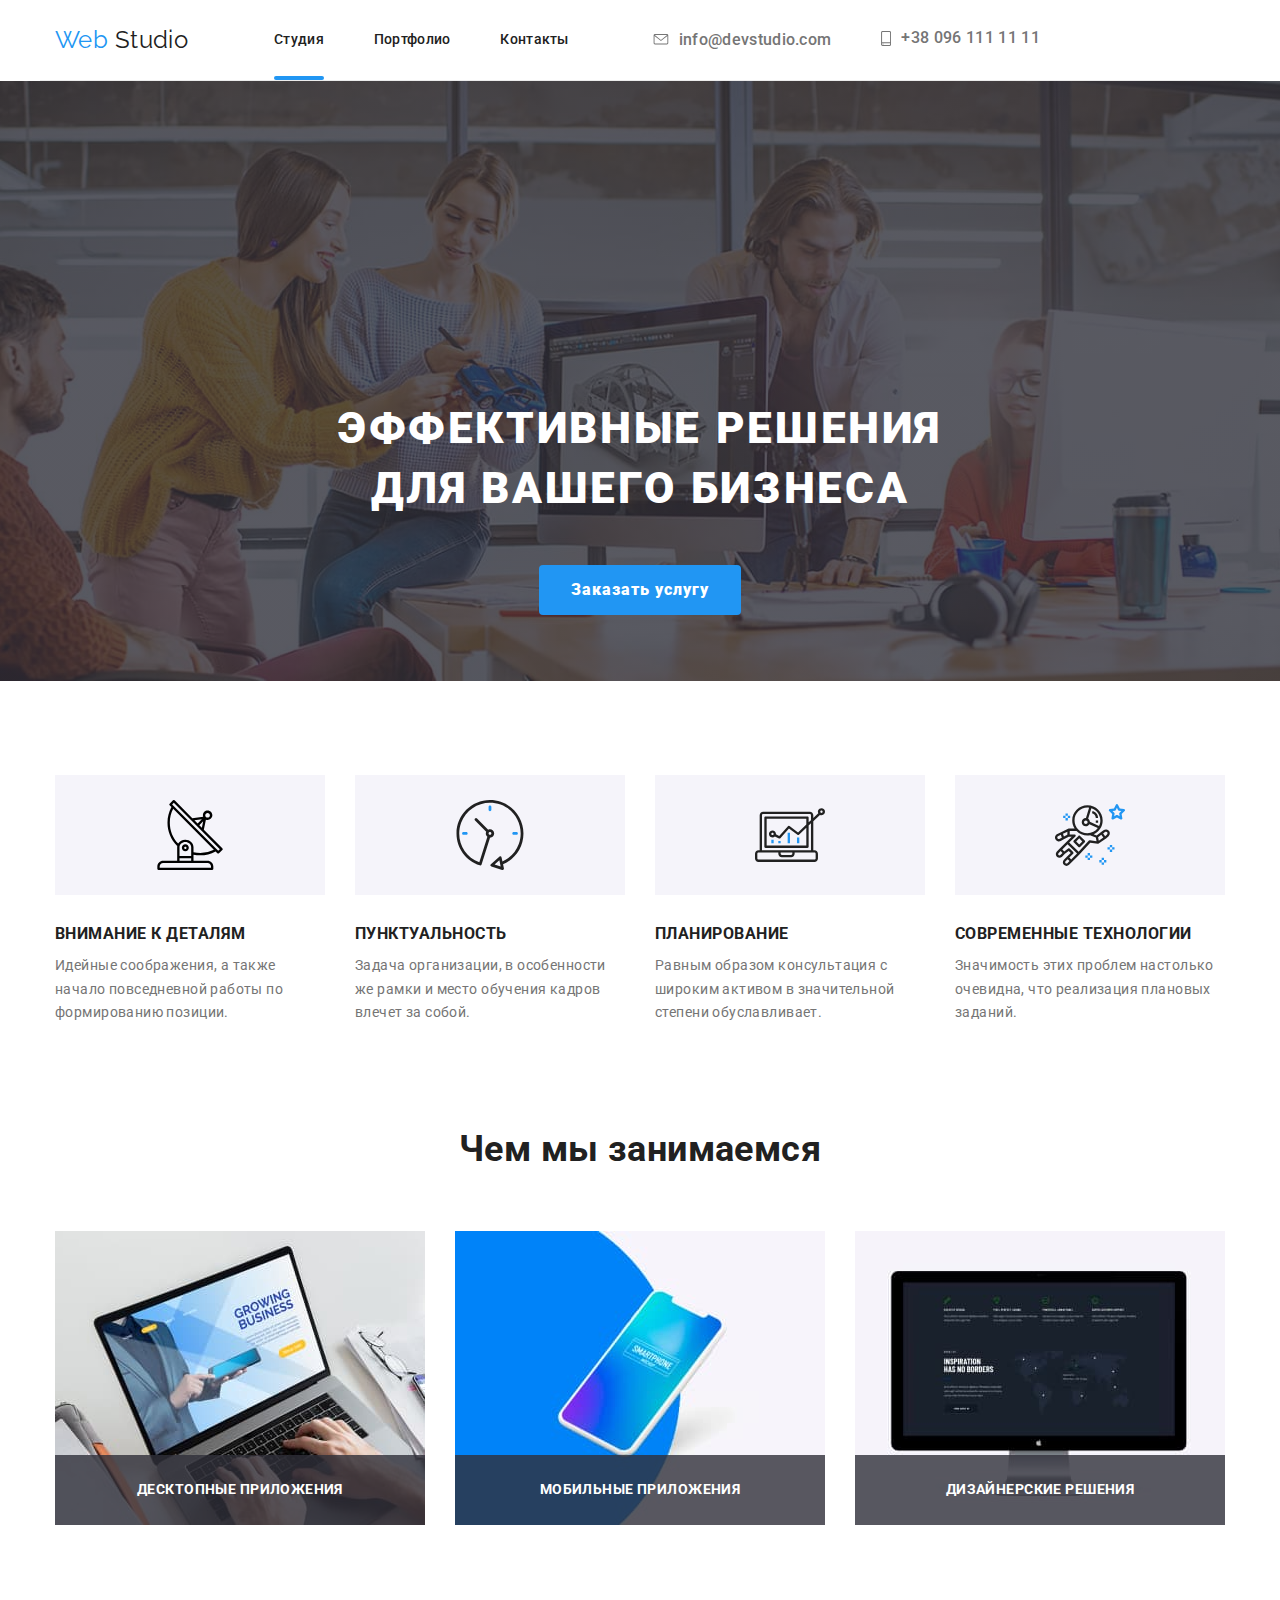
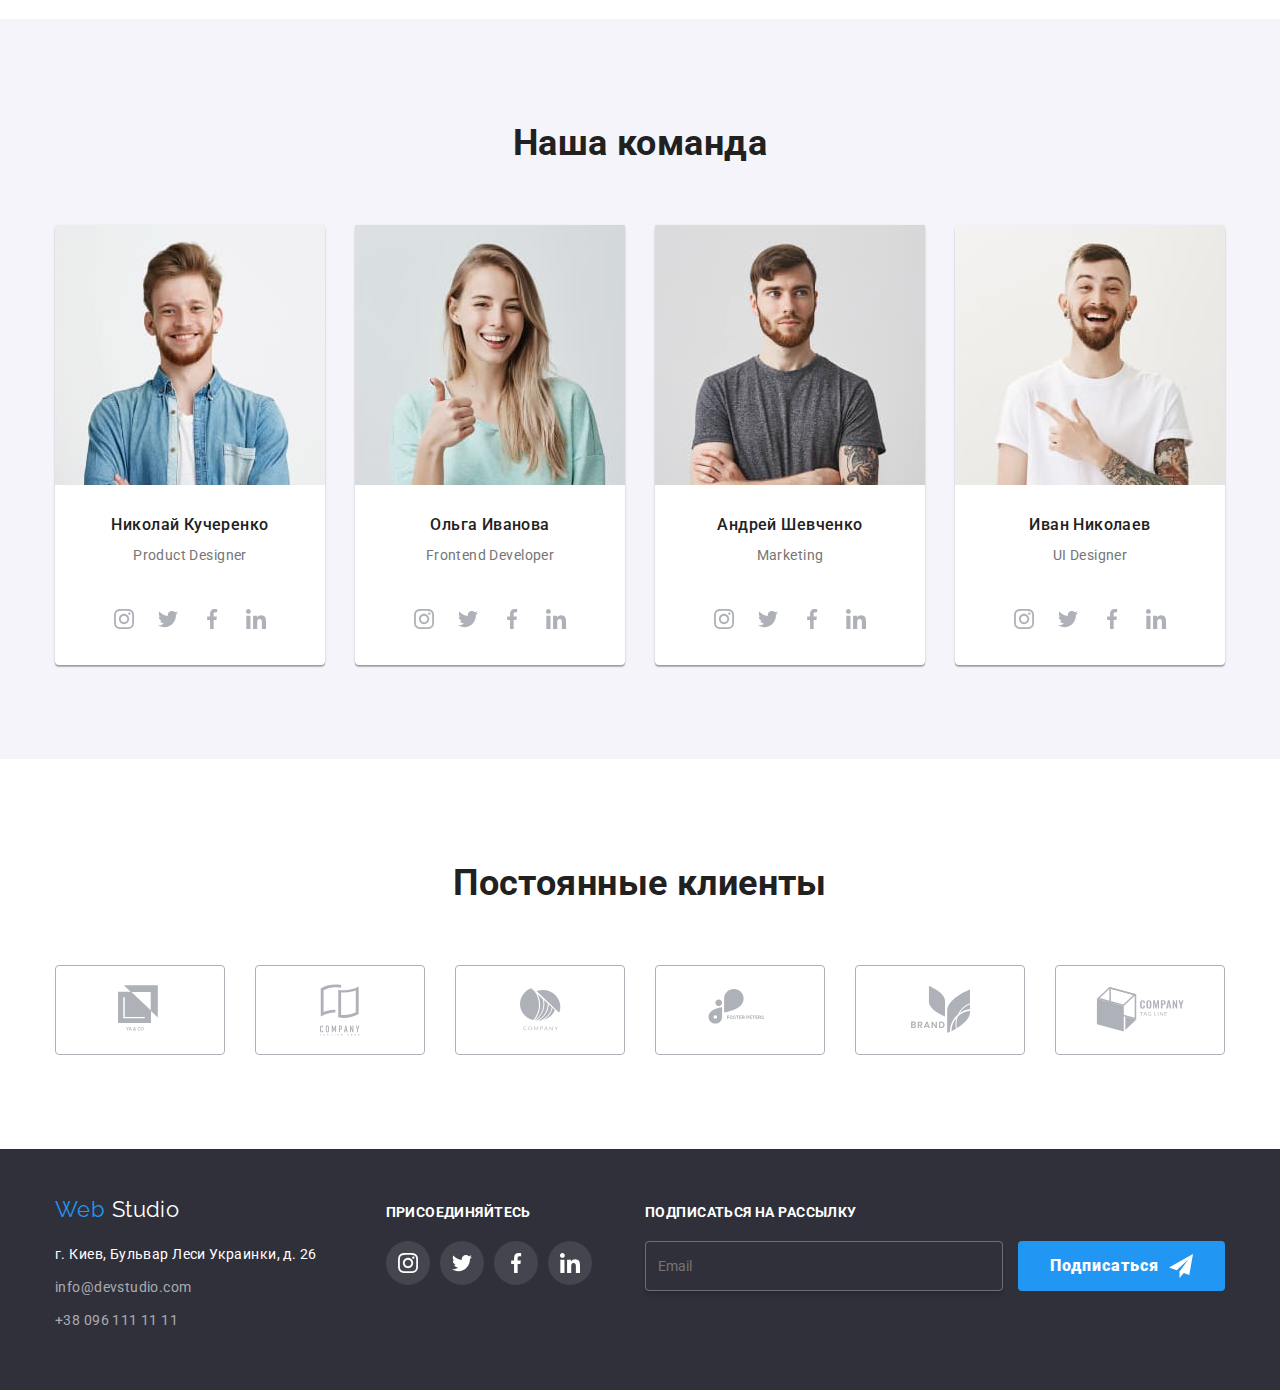
<file: index.html>
<!DOCTYPE html>
<html lang="ru">
  <head>
    <meta charset="UTF-8" />
    <meta name="viewport" content="width=device-width, initial-scale=1.0" />
    <title>Web Studio</title>
    <link
      href="https://fonts.googleapis.com/css2?family=Raleway:wght@700&family=Roboto:wght@400;500;700;900&display=swap"
      rel="stylesheet"
    />
    <link
      rel="stylesheet"
      href="https://cdnjs.cloudflare.com/ajax/libs/modern-normalize/0.6.0/modern-normalize.min.css"
    />
    <link rel="stylesheet" href="./css/main.min.css" />
  </head>
  <body>
    <!-- Head of page -->
    <header>
      <nav class="container site-nav">
        <a href="./index.html" class="logo list"><span>Web </span>Studio </a>
        <button
          type="button"
          class="button-menu"
          aria-expanded="false"
          data-menu-button
        >
          <svg
            width="40px"
            height="40px"
            aria-label="Переключатель мобильного меню"
          >
            <use class="icon-cross" href="./images/sprite.svg#cross"></use>
            <use class="icon-menu" href="./images/sprite.svg#menu"></use>
          </svg>
        </button>
        <div class="menu" id="menu" data-menu>
          <ul class="main-nav list">
            <li class="item">
              <a href="./index.html" class="current link">Студия</a>
            </li>
            <li class="item">
              <a href="./portfolio.html" class="link">Портфолио</a>
            </li>
            <li class="item"><a href="" class="link">Контакты</a></li>
          </ul>
          <ul class="contact-nav list">
            <li class="item">
              <a href="mailto:info@devstudio.com" class="link">
                <svg class="icon-contact" width="16px" height="11px">
                  <use href="./images/sprite.svg#mail"></use>
                </svg>
                info@devstudio.com</a
              >
            </li>
            <li class="item">
              <a href="tel:+380961111111" class="link">
                <svg class="icon-contact" width="10px" height="15px">
                  <use href="./images/sprite.svg#smartphone"></use>
                </svg>
                +38 096 111 11 11</a
              >
            </li>
          </ul>
        </div>
      </nav>
    </header>
    <main>
      <!-- Hero -->
      <section class="hero">
        <h1 class="hero-title">
          эффективные решения <br />
          для вашего бизнеса
        </h1>
        <button data-modal-open class="button">Заказать услугу</button>
      </section>

      <!-- Feature 1 -->
      <section class="section">
        <div class="container">
          <ul class="feature list">
            <li class="item">
              <div class="feature-item">
                <svg width="70px" height="70px">
                  <use href="./images/sprite.svg#antenna1"></use>
                </svg>
              </div>
              <h3 class="title">Внимание к деталям</h3>
              <p>
                Идейные соображения, а также начало повседневной работы по
                формированию позиции.
              </p>
            </li>
            <li class="item">
              <div class="feature-item">
                <svg width="70px" height="70px">
                  <use href="./images/sprite.svg#clock"></use>
                </svg>
              </div>
              <h3 class="title">Пунктуальность</h3>
              <p>
                Задача организации, в особенности же рамки и место обучения
                кадров влечет за собой.
              </p>
            </li>
            <li class="item">
              <div class="feature-item">
                <svg width="70px" height="70px">
                  <use href="./images/sprite.svg#diagram1"></use>
                </svg>
              </div>
              <h3 class="title">Планирование</h3>
              <p>
                Равным образом консультация с широким активом в значительной
                степени обуславливает.
              </p>
            </li>
            <li class="item">
              <div class="feature-item">
                <svg width="70px" height="70px">
                  <use href="./images/sprite.svg#astronaut"></use>
                </svg>
              </div>
              <h3 class="title">Современные технологии</h3>
              <p>
                Значимость этих проблем настолько очевидна, что реализация
                плановых заданий.
              </p>
            </li>
          </ul>
        </div>
      </section>
      <!-- Work -->
      <section class="section-work">
        <div class="container">
          <h2 class="section-title">Чем мы занимаемся</h2>
          <ul class="work list">
            <li class="item">
              <img
                srcset="./images/img.jpg 1x, ./images/img@2x.jpg 2x"
                src="./images/img.jpg"
                alt="изображение ноутбука"
                width="370"
                height="294"
              />
              <a href="" class="link">Десктопные приложения</a>
            </li>
            <li class="item">
              <img
                srcset="./images/img2.jpg 1x, ./images/img2@2x.jpg 2x"
                src="./images/img2.jpg"
                alt="изображение телефона"
                width="370"
                height="294"
              />
              <a href="" class="link">Мобильные приложения</a>
            </li>
            <li class="item">
              <img
                srcset="./images/img3.jpg 1x, ./images/img3@2x.jpg 2x"
                src="./images/img3.jpg"
                alt="изображение рабочего стола"
                width="370"
                height="294"
              />
              <a href="" class="link">Дизайнерские решения</a>
            </li>
          </ul>
        </div>
      </section>
      <!-- Our Team -->
      <section class="section-team">
        <div class="container team-flex">
          <h2 class="section-title">Наша команда</h2>
          <ul class="team list">
            <li class="item">
              <div class="thumb">
                <img
                  srcset="./images/photo1.jpg 1x, ./images/photo1@2x.jpg 2x"
                  src="./images/photo1.jpg"
                  alt="изображение члена команды"
                />
              </div>
              <h3 class="title">Николай Кучеренко</h3>
              <p class="team-text">Product Designer</p>
              <ul class="social list">
                <li>
                  <a
                    href=""
                    aria-label="Ссылка на Instagram"
                    class="icon-social"
                  >
                    <svg width="20px" height="20px">
                      <use href="./images/sprite.svg#instagram1"></use>
                    </svg>
                  </a>
                </li>
                <li>
                  <a href="" aria-label="Ссылка на Twitter" class="icon-social"
                    ><svg width="20px" height="20px">
                      <use href="./images/sprite.svg#twitter1"></use></svg
                  ></a>
                </li>
                <li>
                  <a href="" aria-label="Ссылка на Facebook" class="icon-social"
                    ><svg width="20px" height="20px">
                      <use href="./images/sprite.svg#facebook1"></use></svg
                  ></a>
                </li>
                <li>
                  <a href="" aria-label="Ссылка на LinkedIn" class="icon-social"
                    ><svg width="20px" height="20px">
                      <use href="./images/sprite.svg#linkedin1"></use></svg
                  ></a>
                </li>
              </ul>
            </li>
            <li class="item">
              <div class="thumb">
                <img
                  srcset="./images/photo2.jpg 1x, ./images/photo2@2x.jpg 2x"
                  src="./images/photo2.jpg"
                  alt="изображение члена команды"
                />
              </div>

              <h3 class="title">Ольга Иванова</h3>
              <p class="team-text">Frontend Developer</p>
              <ul class="social list">
                <li>
                  <a
                    href=""
                    aria-label="Ссылка на Instagram"
                    class="icon-social"
                  >
                    <svg width="20px" height="20px">
                      <use href="./images/sprite.svg#instagram1"></use>
                    </svg>
                  </a>
                </li>
                <li>
                  <a href="" aria-label="Ссылка на Twitter" class="icon-social"
                    ><svg width="20px" height="20px">
                      <use href="./images/sprite.svg#twitter1"></use></svg
                  ></a>
                </li>
                <li>
                  <a href="" aria-label="Ссылка на Facebook" class="icon-social"
                    ><svg width="20px" height="20px">
                      <use href="./images/sprite.svg#facebook1"></use></svg
                  ></a>
                </li>
                <li>
                  <a href="" aria-label="Ссылка на LinkedIn" class="icon-social"
                    ><svg width="20px" height="20px">
                      <use href="./images/sprite.svg#linkedin1"></use></svg
                  ></a>
                </li>
              </ul>
            </li>
            <li class="item">
              <div class="thumb">
                <img
                  srcset="./images/photo3.jpg 1x, ./images/photo3@2x.jpg 2x"
                  src="./images/photo3.jpg"
                  alt="изображение члена команды"
                />
              </div>

              <h3 class="title">Андрей Шевченко</h3>
              <p class="team-text">Marketing</p>
              <ul class="social list">
                <li>
                  <a
                    href=""
                    aria-label="Ссылка на Instagram"
                    class="icon-social"
                  >
                    <svg width="20px" height="20px">
                      <use href="./images/sprite.svg#instagram1"></use>
                    </svg>
                  </a>
                </li>
                <li>
                  <a href="" aria-label="Ссылка на Twitter" class="icon-social"
                    ><svg width="20px" height="20px">
                      <use href="./images/sprite.svg#twitter1"></use></svg
                  ></a>
                </li>
                <li>
                  <a href="" aria-label="Ссылка на Facebook" class="icon-social"
                    ><svg width="20px" height="20px">
                      <use href="./images/sprite.svg#facebook1"></use></svg
                  ></a>
                </li>
                <li>
                  <a href="" aria-label="Ссылка на LinkedIn" class="icon-social"
                    ><svg width="20px" height="20px">
                      <use href="./images/sprite.svg#linkedin1"></use></svg
                  ></a>
                </li>
              </ul>
            </li>
            <li class="item">
              <div class="thumb">
                <img
                  srcset="./images/photo4.jpg 1x, ./images/photo4@2x.jpg 2x"
                  src="./images/photo4.jpg"
                  alt="изображение члена команды"
                />
              </div>
              <h3 class="title">Иван Николаев</h3>
              <p class="team-text">UI Designer</p>
              <ul class="social list">
                <li>
                  <a
                    href=""
                    aria-label="Ссылка на Instagram"
                    class="icon-social"
                  >
                    <svg width="20px" height="20px">
                      <use href="./images/sprite.svg#instagram1"></use>
                    </svg>
                  </a>
                </li>
                <li>
                  <a href="" aria-label="Ссылка на Twitter" class="icon-social"
                    ><svg width="20px" height="20px">
                      <use href="./images/sprite.svg#twitter1"></use></svg
                  ></a>
                </li>
                <li>
                  <a href="" aria-label="Ссылка на Facebook" class="icon-social"
                    ><svg width="20px" height="20px">
                      <use href="./images/sprite.svg#facebook1"></use></svg
                  ></a>
                </li>
                <li>
                  <a href="" aria-label="Ссылка на LinkedIn" class="icon-social"
                    ><svg width="20px" height="20px">
                      <use href="./images/sprite.svg#linkedin1"></use></svg
                  ></a>
                </li>
              </ul>
            </li>
          </ul>
        </div>
      </section>
      <!-- Clients -->
      <section class="section">
        <div class="container">
          <h2 class="section-title">Постоянные клиенты</h2>
          <ul class="list clients">
            <li class="item">
              <a href="" aria-label="Лого компании1" class="clients-icon">
                <svg width="44px" height="49px">
                  <use href="./images/sprite.svg#client1"></use>
                </svg>
              </a>
            </li>
            <li class="item">
              <a href="">
                <a href="" aria-label="Лого компании2" class="clients-icon">
                  <svg width="40px" height="52px">
                    <use href="./images/sprite.svg#client2"></use>
                  </svg>
                </a>
              </a>
            </li>
            <li class="item">
              <a href="" aria-label="Лого компании3" class="clients-icon">
                <svg width="41px" height="43px">
                  <use href="./images/sprite.svg#client3"></use>
                </svg>
              </a>
            </li>
            <li class="item">
              <a href="" aria-label="Лого компании4" class="clients-icon">
                <svg width="80px" height="42px">
                  <use href="./images/sprite.svg#client4"></use>
                </svg>
              </a>
            </li>
            <li class="item">
              <a href="" aria-label="Лого компании5" class="clients-icon">
                <svg width="59px" height="47px">
                  <use href="./images/sprite.svg#client5"></use>
                </svg>
              </a>
            </li>
            <li class="item">
              <a href="" aria-label="Лого компании6" class="clients-icon">
                <svg width="89px" height="45px">
                  <use href="./images/sprite.svg#client6"></use>
                </svg>
              </a>
            </li>
          </ul>
        </div>
      </section>
    </main>
    <div data-modal class="backdrop is-hidden">
      <div class="modal">
        <h2 class="modal-title">Оставьте свои данные, мы вам перезвоним</h2>
        <form class="js-speaker-form form" autocomplete="off">
          <label for="name" class="form-field">
            <input type="text" class="form-input" name="name" placeholder=" " />
            <p class="form-label">Имя</p>
            <svg width="18px" height="18px" class="form-icon">
              <use href="./images/sprite.svg#name"></use>
            </svg>
          </label>
          <label for="name" class="form-field">
            <input type="tel" class="form-input" name="tel" placeholder=" " />
            <p class="form-label">Телефон</p>
            <svg width="18px" height="18px" class="form-icon">
              <use href="./images/sprite.svg#phone"></use>
            </svg>
          </label>
          <label for="name" class="form-field">
            <input
              type="email"
              class="form-input"
              name="mail"
              placeholder=" "
            />
            <p class="form-label">Почта</p>
            <svg width="18px" height="18px" class="form-icon">
              <use href="./images/sprite.svg#email"></use>
            </svg>
          </label>
          <label for="comment" class="form-comment">
            <textarea
              class="comment"
              name="comment"
              id="comment"
              placeholder=" "
            ></textarea>
            <p class="form-label">Комментарий</p>
          </label>
          <label class="form-field-policy">
            <input class="checkbox" type="checkbox" name="policy" />
            <span class="icon"></span>
            <p>
              Соглашаюсь с рассылкой и принимаю
              <a class="policy-link" href="">Условия договора</a>
            </p>
          </label>
          <button type="submit" class="button">
            Отправить
          </button>
        </form>
        <button data-modal-close class="icon-close">
          <svg width="18px" height="18px">
            <use href="./images/sprite.svg#close"></use>
          </svg>
        </button>
      </div>
    </div>
    <!-- Footer -->
    <footer class="footer-page">
      <div class="container">
        <div class="footer-content">
          <div class="footer-tablet">
            <div class="footer-contacts">
              <a href="./index.html" class="logo-footer list"
                ><span>Web </span>Studio
              </a>
              <address class="adress">
                <p class="adress-map">
                  г. Киев, Бульвар Леси Украинки, д. 26
                </p>
                <ul class="list">
                  <li class="element">
                    <a href=" " class="link"> info@devstudio.com</a>
                  </li>
                  <li class="element">
                    <a href="" class="link"> +38 096 111 11 11</a>
                  </li>
                </ul>
              </address>
            </div>
            <div class="footer-social">
              <p class="label">присоединяйтесь</p>
              <ul class="footer-social-networks list">
                <li class="footer-social-link">
                  <a
                    href=""
                    aria-label="Ссылка на Instagram"
                    class="footer-icon"
                  >
                    <svg width="20px" height="20px">
                      <use href="./images/sprite.svg#instagram1"></use>
                    </svg>
                  </a>
                </li>
                <li class="footer-social-link">
                  <a href="" aria-label="Ссылка на Twitter" class="footer-icon"
                    ><svg width="20px" height="20px">
                      <use href="./images/sprite.svg#twitter1"></use></svg
                  ></a>
                </li>
                <li class="footer-social-link">
                  <a href="" aria-label="Ссылка на Facebook" class="footer-icon"
                    ><svg width="20px" height="20px">
                      <use href="./images/sprite.svg#facebook1"></use></svg
                  ></a>
                </li>
                <li class="footer-social-link">
                  <a href="" aria-label="Ссылка на LinkedIn" class="footer-icon"
                    ><svg width="20px" height="20px">
                      <use href="./images/sprite.svg#linkedin1"></use></svg
                  ></a>
                </li>
              </ul>
            </div>
          </div>

          <form class="js-speaker-form" autocomplete="off">
            <label for="email">
              <b class="label">подписаться на рассылку</b></label
            >
            <input
              class="footer-mail"
              type="email"
              name="email"
              id="email"
              placeholder="Email"
            />
            <button type="submit" class="button-send">
              Подписаться
              <svg class="send-icon">
                <use href="./images/sprite.svg#iconsend"></use>
              </svg>
            </button>
          </form>
        </div>
      </div>
    </footer>
    <!-- Скрипт для отправки форми -->
    <script>
      (() => {
        document
          .querySelector(".js-speaker-form")
          .addEventListener("submit", (e) => {
            e.preventDefault();

            new FormData(e.currentTarget).forEach((value, name) =>
              console.log(`${name}: ${value}`)
            );

            e.currentTarget.reset();
          });
      })();
    </script>
    <script src="./js/modal.js"></script>
    <script src="./js/menu.js"></script>
  </body>
</html>
</file>
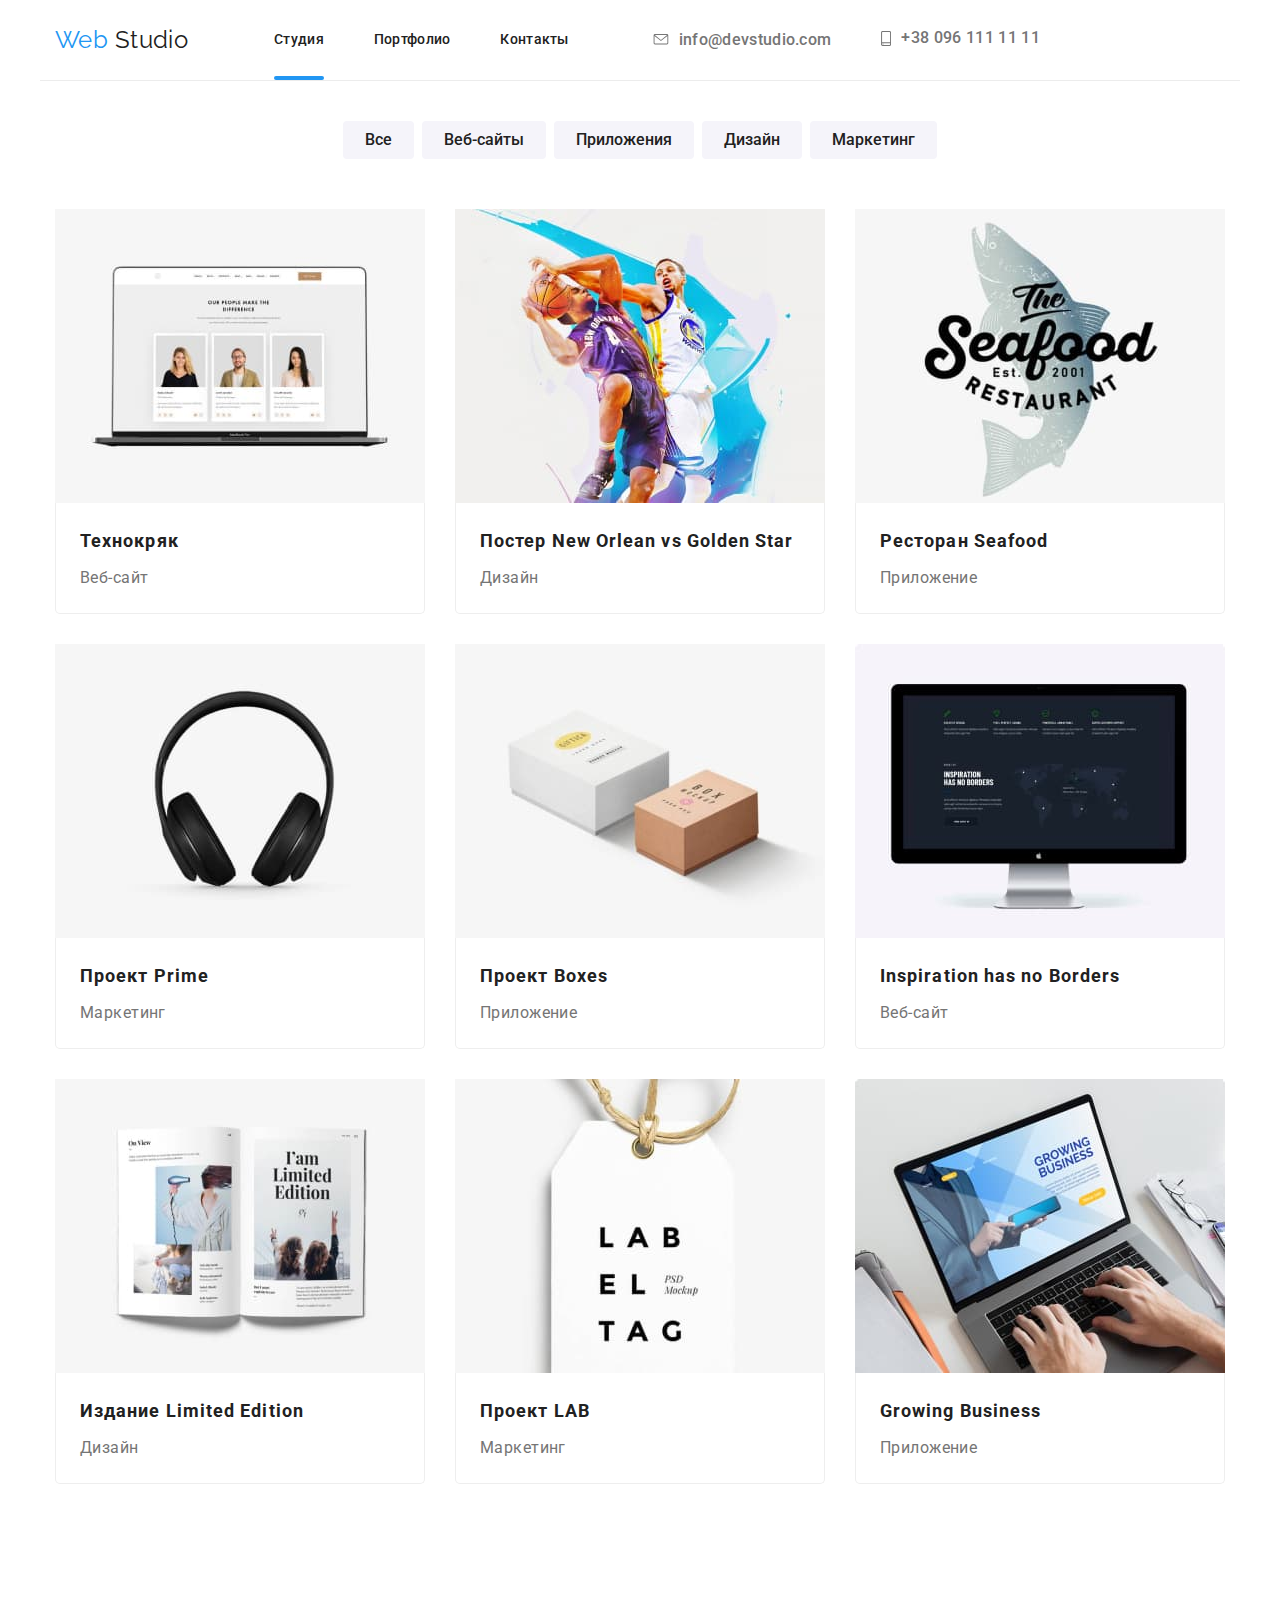
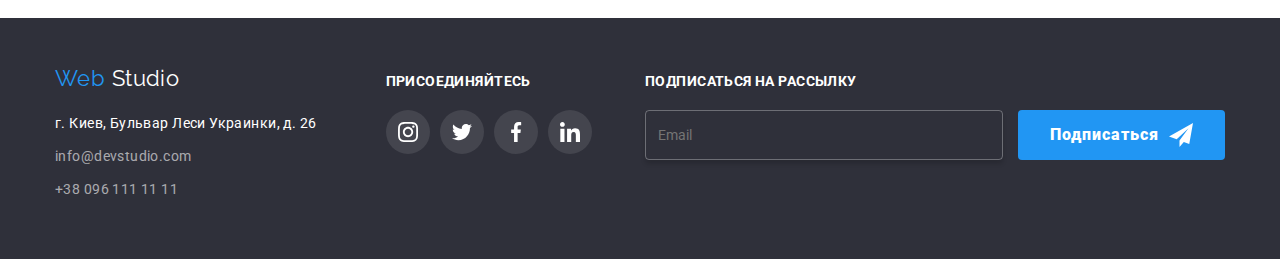
<file: portfolio.html>
<!DOCTYPE html>
<html lang="ru">
  <head>
    <meta charset="UTF-8" />
    <meta name="viewport" content="width=device-width, initial-scale=1.0" />
    <title>Web Studio</title>
    <link
      href="https://fonts.googleapis.com/css2?family=Raleway:wght@700&family=Roboto:wght@400;500;700;900&display=swap"
      rel="stylesheet"
    />
    <link
      rel="stylesheet"
      href="https://cdnjs.cloudflare.com/ajax/libs/modern-normalize/0.6.0/modern-normalize.min.css"
    />
    <link rel="stylesheet" href="./css/portfolio.min.css" />
  </head>

  <body>
    <!-- Head of page -->
    <header>
      <nav class="container site-nav">
        <a href="./index.html" class="logo list"><span>Web </span>Studio </a>
        <button
          type="button"
          class="button-menu"
          aria-expanded="false"
          data-menu-button
        >
          <svg
            width="40px"
            height="40px"
            aria-label="Переключатель мобильного меню"
          >
            <use class="icon-cross" href="./images/sprite.svg#cross"></use>
            <use class="icon-menu" href="./images/sprite.svg#menu"></use>
          </svg>
        </button>
        <div class="menu" id="menu" data-menu>
          <ul class="main-nav list">
            <li class="item">
              <a href="./index.html" class="current link">Студия</a>
            </li>
            <li class="item">
              <a href="./portfolio.html" class="link">Портфолио</a>
            </li>
            <li class="item"><a href="" class="link">Контакты</a></li>
          </ul>
          <ul class="contact-nav list">
            <li class="item">
              <a href="mailto:info@devstudio.com" class="link">
                <svg class="icon-contact" width="16px" height="11px">
                  <use href="./images/sprite.svg#mail"></use>
                </svg>
                info@devstudio.com</a
              >
            </li>
            <li class="item">
              <a href="tel:+380961111111" class="link">
                <svg class="icon-contact" width="10px" height="15px">
                  <use href="./images/sprite.svg#smartphone"></use>
                </svg>
                +38 096 111 11 11</a
              >
            </li>
          </ul>
        </div>
      </nav>
    </header>
    <main>
      <!-- Portfolio -->
      <section class="section-examples">
        <div class="container">
          <ul class="list button-flex">
            <li class="item">
              <button type="button" class="button-secondary">Все</button>
            </li>
            <li class="item">
              <button type="button" class="button-secondary">
                Веб-сайты
              </button>
            </li>
            <li class="item">
              <button type="button" class="button-secondary">
                Приложения
              </button>
            </li>
            <li class="item">
              <button type="button" class="button-secondary">Дизайн</button>
            </li>
            <li class="item">
              <button type="button" class="button-secondary">
                Маркетинг
              </button>
            </li>
          </ul>
          <div class="examples">
            <ul class="flex-container list">
              <li class="flex-element">
                <a href="">
                  <div class="examples-thumb">
                    <img
                      class="photo"
                      srcset="./images/portf1.jpg 1x, ./images/portf1@2x.jpg 2x"
                      src="./images/portf1.jpg"
                      alt="фото"
                    />
                    <p class="background-text">
                      Технокряк это современная площадка распространения
                      коронавируса. Компании используют эту платформу для
                      цифрового шпионажа и атак на защищённые сервера
                      конкурентов.
                    </p>
                  </div>
                  <div class="content">
                    <h2 class="list-title">Технокряк</h2>
                    <p class="sub">Веб-сайт</p>
                  </div>
                </a>
              </li>
              <li class="flex-element">
                <a href="">
                  <div class="examples-thumb">
                    <img
                      class="photo"
                      srcset="./images/portf2.jpg 1x, ./images/portf2@2x.jpg 2x"
                      src="./images/portf2.jpg"
                      alt="фото"
                    />
                    <p class="background-text">
                      Технокряк это современная площадка распространения
                      коронавируса. Компании используют эту платформу для
                      цифрового шпионажа и атак на защищённые сервера
                      конкурентов.
                    </p>
                  </div>
                  <div class="content">
                    <h2 class="list-title">Постер New Orlean vs Golden Star</h2>
                    <p class="sub">Дизайн</p>
                  </div>
                </a>
              </li>
              <li class="flex-element">
                <a href="">
                  <div class="examples-thumb">
                    <img
                      class="photo"
                      srcset="./images/portf3.jpg 1x, ./images/portf3@2x.jpg 2x"
                      src="./images/portf3.jpg"
                      alt="фото"
                    />
                    <p class="background-text">
                      Технокряк это современная площадка распространения
                      коронавируса. Компании используют эту платформу для
                      цифрового шпионажа и атак на защищённые сервера
                      конкурентов.
                    </p>
                  </div>
                  <div class="content">
                    <h2 class="list-title">Ресторан Seafood</h2>
                    <p class="sub">Приложение</p>
                  </div>
                </a>
              </li>
              <li class="flex-element">
                <a href="">
                  <div class="examples-thumb">
                    <img
                      class="photo"
                      srcset="./images/portf4.jpg 1x, ./images/portf4@2x.jpg 2x"
                      src="./images/portf4.jpg"
                      alt="фото"
                    />
                    <p class="background-text">
                      Технокряк это современная площадка распространения
                      коронавируса. Компании используют эту платформу для
                      цифрового шпионажа и атак на защищённые сервера
                      конкурентов.
                    </p>
                  </div>
                  <div class="content">
                    <h2 class="list-title">Проект Prime</h2>
                    <p class="sub">Маркетинг</p>
                  </div>
                </a>
              </li>
              <li class="flex-element">
                <a href="">
                  <div class="examples-thumb">
                    <img
                      class="photo"
                      srcset="./images/portf5.jpg 1x, ./images/portf5@2x.jpg 2x"
                      src="./images/portf5.jpg"
                      alt="фото"
                    />
                    <p class="background-text">
                      Технокряк это современная площадка распространения
                      коронавируса. Компании используют эту платформу для
                      цифрового шпионажа и атак на защищённые сервера
                      конкурентов.
                    </p>
                  </div>
                  <div class="content">
                    <h2 class="list-title">Проект Boxes</h2>
                    <p class="sub">Приложение</p>
                  </div>
                </a>
              </li>
              <li class="flex-element">
                <a href="">
                  <div class="examples-thumb">
                    <img
                      class="photo"
                      srcset="./images/portf6.jpg 1x, ./images/portf6@2x.jpg 2x"
                      src="./images/portf6.jpg"
                      alt="фото"
                    />
                    <p class="background-text">
                      Технокряк это современная площадка распространения
                      коронавируса. Компании используют эту платформу для
                      цифрового шпионажа и атак на защищённые сервера
                      конкурентов.
                    </p>
                  </div>
                  <div class="content">
                    <h2 class="list-title">Inspiration has no Borders</h2>
                    <p class="sub">Веб-сайт</p>
                  </div>
                </a>
              </li>
              <li class="flex-element">
                <a href="">
                  <div class="examples-thumb">
                    <img
                      class="photo"
                      srcset="./images/portf7.jpg 1x, ./images/portf7@2x.jpg 2x"
                      src="./images/portf7.jpg"
                      alt="фото"
                    />
                    <p class="background-text">
                      Технокряк это современная площадка распространения
                      коронавируса. Компании используют эту платформу для
                      цифрового шпионажа и атак на защищённые сервера
                      конкурентов.
                    </p>
                  </div>
                  <div class="content">
                    <h2 class="list-title">Издание Limited Edition</h2>
                    <p class="sub">Дизайн</p>
                  </div>
                </a>
              </li>
              <li class="flex-element">
                <a href="">
                  <div class="examples-thumb">
                    <img
                      class="photo"
                      srcset="./images/portf8.jpg 1x, ./images/portf8@2x.jpg 2x"
                      src="./images/portf8.jpg"
                      alt="фото"
                    />
                    <p class="background-text">
                      Технокряк это современная площадка распространения
                      коронавируса. Компании используют эту платформу для
                      цифрового шпионажа и атак на защищённые сервера
                      конкурентов.
                    </p>
                  </div>
                  <div class="content">
                    <h2 class="list-title">Проект LAB</h2>
                    <p class="sub">Маркетинг</p>
                  </div>
                </a>
              </li>
              <li class="flex-element">
                <a href="">
                  <div class="examples-thumb">
                    <img
                      class="photo"
                      srcset="./images/portf9.jpg 1x, ./images/portf9@2x.jpg 2x"
                      src="./images/portf9.jpg"
                      alt="фото"
                    />
                    <p class="background-text">
                      Технокряк это современная площадка распространения
                      коронавируса. Компании используют эту платформу для
                      цифрового шпионажа и атак на защищённые сервера
                      конкурентов.
                    </p>
                  </div>
                  <div class="content">
                    <h2 class="list-title">Growing Business</h2>
                    <p class="sub">Приложение</p>
                  </div>
                </a>
              </li>
            </ul>
          </div>
        </div>
      </section>
    </main>
    <!-- Footer -->
    <footer class="footer-page">
      <div class="container">
        <div class="footer-content">
          <div class="footer-tablet">
            <div class="footer-contacts">
              <a href="./index.html" class="logo-footer list"
                ><span>Web </span>Studio
              </a>
              <address class="adress">
                <p class="adress-map">
                  г. Киев, Бульвар Леси Украинки, д. 26
                </p>
                <ul class="list">
                  <li class="element">
                    <a href=" " class="link"> info@devstudio.com</a>
                  </li>
                  <li class="element">
                    <a href="" class="link"> +38 096 111 11 11</a>
                  </li>
                </ul>
              </address>
            </div>
            <div class="footer-social">
              <p class="label">присоединяйтесь</p>
              <ul class="footer-social-networks list">
                <li class="footer-social-link">
                  <a
                    href=""
                    aria-label="Ссылка на Instagram"
                    class="footer-icon"
                  >
                    <svg width="20px" height="20px">
                      <use href="./images/sprite.svg#instagram1"></use>
                    </svg>
                  </a>
                </li>
                <li class="footer-social-link">
                  <a href="" aria-label="Ссылка на Twitter" class="footer-icon"
                    ><svg width="20px" height="20px">
                      <use href="./images/sprite.svg#twitter1"></use></svg
                  ></a>
                </li>
                <li class="footer-social-link">
                  <a href="" aria-label="Ссылка на Facebook" class="footer-icon"
                    ><svg width="20px" height="20px">
                      <use href="./images/sprite.svg#facebook1"></use></svg
                  ></a>
                </li>
                <li class="footer-social-link">
                  <a href="" aria-label="Ссылка на LinkedIn" class="footer-icon"
                    ><svg width="20px" height="20px">
                      <use href="./images/sprite.svg#linkedin1"></use></svg
                  ></a>
                </li>
              </ul>
            </div>
          </div>

          <form class="js-speaker-form" autocomplete="off">
            <label for="email">
              <b class="label">подписаться на рассылку</b></label
            >
            <input
              class="footer-mail"
              type="email"
              name="email"
              id="email"
              placeholder="Email"
            />
            <button type="submit" class="button-send">
              Подписаться
              <svg class="send-icon">
                <use href="./images/sprite.svg#iconsend"></use>
              </svg>
            </button>
          </form>
        </div>
      </div>
    </footer>
    <!-- Скрипт для отправки форми -->
    <script>
      (() => {
        document
          .querySelector(".js-speaker-form")
          .addEventListener("submit", (e) => {
            e.preventDefault();

            new FormData(e.currentTarget).forEach((value, name) =>
              console.log(`${name}: ${value}`)
            );

            e.currentTarget.reset();
          });
      })();
    </script>
    <script src="./js/modal.js"></script>
    <script src="./js/menu.js"></script>
  </body>
</html>
</file>
<file: css/main.min.css>
body{background-color:#fff;color:#757575;font-family:Roboto,sans-serif;letter-spacing:0.03em;font-size:14px;line-height:1.71}.container{padding-left:15px;padding-right:15px;margin-left:auto;margin-right:auto}@media screen and (min-width: 480px){.container{width:480px}}@media screen and (min-width: 768px){.container{width:768px}}@media screen and (min-width: 1200px){.container{width:1200px}}.list{list-style:none;margin:0;padding:0;text-decoration:none}p{margin:0;padding:0}a{text-decoration:none}img{display:block;max-width:100%;height:auto}.section{padding-top:60px;padding-bottom:60px}@media screen and (min-width: 1200px){.section{padding-top:94px;padding-bottom:94px}}.section-title{margin-top:0;margin-bottom:50px;font-weight:700;font-size:36px;text-align:center;color:#212121}.section-team{padding-top:60px;padding-bottom:60px;background-color:#f5f4fa}@media screen and (min-width: 1200px){.section-team{padding-top:94px;padding-bottom:94px}}.section-work{padding-top:94;padding-bottom:94px}@media screen and (max-width: 1199px){.section-work{display:none}}.section-examples{padding:60px 0}@media screen and (min-width: 1200px){.section-examples{padding-top:40px;padding-bottom:40px}}.site-nav{display:-webkit-box;display:-ms-flexbox;display:flex;-webkit-box-align:center;-ms-flex-align:center;align-items:center;position:relative;border-bottom:1px solid #ececec}.site-nav .current{color:#2196f3}@media screen and (max-width: 767px){.site-nav{-webkit-box-pack:justify;-ms-flex-pack:justify;justify-content:space-between;padding-top:16px;padding-bottom:16px}}@media screen and (min-width: 768px){.site-nav{display:-webkit-box;display:-ms-flexbox;display:flex}}.menu{z-index:1}@media screen and (max-width: 767px){.menu{display:none;position:absolute;top:100%;left:0;width:100%;padding:60px 0;text-align:center;background-color:#fff;-webkit-box-shadow:0px 1px 3px rgba(0,0,0,0.16),0px 2px 4px rgba(0,0,0,0.08),0px 4px 8px rgba(0,0,0,0.04);box-shadow:0px 1px 3px rgba(0,0,0,0.16),0px 2px 4px rgba(0,0,0,0.08),0px 4px 8px rgba(0,0,0,0.04)}.menu.is-open{display:block}}@media screen and (min-width: 768px){.menu{display:-webkit-box;display:-ms-flexbox;display:flex;-webkit-box-align:center;-ms-flex-align:center;align-items:center}}@media screen and (min-width: 768px){.main-nav{display:-webkit-box;display:-ms-flexbox;display:flex;margin-left:81px;margin-right:84px}.main-nav .item+.item{margin-left:50px}}@media screen and (min-width: 1200px){.main-nav{margin-left:86px}}.main-nav .link{display:-webkit-inline-box;display:-ms-inline-flexbox;display:inline-flex;position:relative;padding-top:32px;padding-bottom:32px;font-weight:500;font-size:18px;line-height:1;letter-spacing:0.02em;color:#212121;cursor:pointer;-webkit-transition:color 250ms cubic-bezier(0.4, 0, 0.2, 1);transition:color 250ms cubic-bezier(0.4, 0, 0.2, 1)}@media screen and (min-width: 768px){.main-nav .link{line-height:1.14;font-size:14px}}.main-nav .link:hover,.main-nav .link:focus{color:#2196f3}.item{position:relative}.current{color:#2196f3}.current::after{content:"";position:absolute;bottom:0;display:block;width:100%;height:4px;background-color:#2196f3;border-radius:2px}.contact-nav{padding:0;margin:0;list-style:none;font-size:18px;letter-spacing:0.02em}.contact-nav .link{display:-webkit-inline-box;display:-ms-inline-flexbox;display:inline-flex;-webkit-box-pack:center;-ms-flex-pack:center;justify-content:center;-webkit-box-align:center;-ms-flex-align:center;align-items:center;font-weight:500;line-height:1.14;letter-spacing:0.02em;color:#757575;cursor:pointer;-webkit-transition:color 250ms cubic-bezier(0.4, 0, 0.2, 1);transition:color 250ms cubic-bezier(0.4, 0, 0.2, 1)}@media screen and (min-width: 768px){.contact-nav .link{font-size:12px;padding-top:5px;padding-bottom:5px}}@media screen and (min-width: 1200px){.contact-nav .link{font-size:16px}}@media screen and (min-width: 768px){.contact-nav{margin-left:auto}}@media screen and (min-width: 1200px){.contact-nav{display:-webkit-box;display:-ms-flexbox;display:flex}.contact-nav .item+.item{margin-left:50px}}.icon-contact{margin-right:10px;fill:#757575}.contact-nav .link:hover,.contact-nav .link:focus{color:#2196f3}.contact-nav .link:hover .icon-contact,.contact-nav .link:focus .icon-contact{fill:#2196f3}.border-nav{border-bottom:1px solid #ececec}.logo{color:#212121;font-family:Raleway,sans-serif;font-size:28px;line-height:1.14;text-decoration:none;-webkit-transition:color 250ms cubic-bezier(0.4, 0, 0.2, 1);transition:color 250ms cubic-bezier(0.4, 0, 0.2, 1)}@media screen and (min-width: 768px){.logo{font-size:24px;line-height:1.16}}.logo span{color:#2196f3}.logo:hover,.logo:focus{color:#2196f3}.logo-footer{display:inline-block;margin-bottom:20px;color:#fff;font-family:Raleway,sans-serif;font-size:22px;line-height:1.18;text-decoration:none;-webkit-transition:color 250ms cubic-bezier(0.4, 0, 0.2, 1);transition:color 250ms cubic-bezier(0.4, 0, 0.2, 1)}.logo-footer span{color:#2196f3}.logo-footer:hover,.logo-footer:focus{color:#2196f3}.hero{margin-left:auto;margin-right:auto;max-width:480px;height:400px;text-align:center;background-repeat:no-repeat;background-position:center;background-size:cover;background-color:#a9a9a9;background-image:-webkit-gradient(linear, left top, right top, from(rgba(47,48,58,0.8)), to(rgba(47,48,58,0.8))),url("../images/Header-mobile.jpg");background-image:linear-gradient(to right, rgba(47,48,58,0.8), rgba(47,48,58,0.8)),url("../images/Header-mobile.jpg")}@media screen and (-webkit-min-device-pixel-ratio: 2) and (-webkit-min-device-pixel-ratio: 2), screen and (min-resolution: 2dppx) and (min-resolution: 192dpi){.hero{background-image:-webkit-gradient(linear, left top, right top, from(rgba(47,48,58,0.8)), to(rgba(47,48,58,0.8))),url("../images/Header-mobile@2x.jpg");background-image:linear-gradient(to right, rgba(47,48,58,0.8), rgba(47,48,58,0.8)),url("../images/Header-mobile@2x.jpg")}}@media screen and (min-width: 768px){.hero{max-width:768px;background-image:-webkit-gradient(linear, left top, right top, from(rgba(47,48,58,0.8)), to(rgba(47,48,58,0.8))),url("../images/Header-tablet.jpg");background-image:linear-gradient(to right, rgba(47,48,58,0.8), rgba(47,48,58,0.8)),url("../images/Header-tablet.jpg")}}@media screen and (min-width: 768px) and (-webkit-min-device-pixel-ratio: 2) and (-webkit-min-device-pixel-ratio: 2), screen and (min-width: 768px) and (min-resolution: 2dppx) and (min-resolution: 192dpi){.hero{background-image:-webkit-gradient(linear, left top, right top, from(rgba(47,48,58,0.8)), to(rgba(47,48,58,0.8))),url("../images/Header-tablet@2x.jpg");background-image:linear-gradient(to right, rgba(47,48,58,0.8), rgba(47,48,58,0.8)),url("../images/Header-tablet@2x.jpg")}}@media screen and (min-width: 1200px){.hero{padding-top:200px;padding-bottom:200px;max-width:1600px;height:600px;background-image:-webkit-gradient(linear, left top, right top, from(rgba(47,48,58,0.8)), to(rgba(47,48,58,0.8))),url("../images/Header.jpg");background-image:linear-gradient(to right, rgba(47,48,58,0.8), rgba(47,48,58,0.8)),url("../images/Header.jpg")}}@media screen and (min-width: 1200px) and (-webkit-min-device-pixel-ratio: 2) and (-webkit-min-device-pixel-ratio: 2), screen and (min-width: 1200px) and (min-resolution: 2dppx) and (min-resolution: 192dpi){.hero{background-image:-webkit-gradient(linear, left top, right top, from(rgba(47,48,58,0.8)), to(rgba(47,48,58,0.8))),url("../images/Header@2x.jpg");background-image:linear-gradient(to right, rgba(47,48,58,0.8), rgba(47,48,58,0.8)),url("../images/Header@2x.jpg")}}.hero-title{margin:0;padding-top:118px;padding-bottom:30px;font-weight:900;font-size:26px;line-height:1.62;letter-spacing:0.06em;text-transform:uppercase;color:#fff}@media screen and (min-width: 1200px){.hero-title{padding-top:200;padding-bottom:46px;font-size:44px;line-height:1.36}}.backdrop{position:fixed;top:0;left:0;visibility:visible;opacity:1;width:100%;height:100%;background-color:rgba(0,0,0,0.2);-webkit-transition:opacity 250ms cubic-bezier(0.4, 0, 0.2, 1),visibility 250ms cubic-bezier(0.4, 0, 0.2, 1);transition:opacity 250ms cubic-bezier(0.4, 0, 0.2, 1),visibility 250ms cubic-bezier(0.4, 0, 0.2, 1)}.backdrop.is-hidden{opacity:0;pointer-events:none;visibility:hidden}.modal{position:absolute;top:50%;left:50%;-webkit-transform:translate(-50%, -50%);transform:translate(-50%, -50%);padding:40px;width:528px;height:581px;background-color:#fff;-webkit-box-shadow:0px 2px 1px rgba(0,0,0,0.2),0px 1px 1px rgba(0,0,0,0.14),0px 1px 3px rgba(0,0,0,0.12);box-shadow:0px 2px 1px rgba(0,0,0,0.2),0px 1px 1px rgba(0,0,0,0.14),0px 1px 3px rgba(0,0,0,0.12);border-radius:4px}.modal-title{margin-top:0;margin-bottom:30px;font-weight:700;font-size:20px;line-height:1.15;text-align:center;color:#212121}.form .button{display:block;padding:10px 55px;margin-top:30px;margin-left:auto;margin-right:auto;-webkit-box-shadow:0px 4px 4px rgba(0,0,0,0.15);box-shadow:0px 4px 4px rgba(0,0,0,0.15)}.form-field{display:block;position:relative;margin-bottom:28px}.form-input{margin:0;padding:12px 16px 12px 42px;width:100%;border:1px solid rgba(33,33,33,0.2);border-radius:4px;outline:none}.form-label{position:absolute;top:50%;left:42px;-webkit-transform:translateY(-50%);transform:translateY(-50%);line-height:1.14;letter-spacing:0.01em;-webkit-transition:-webkit-transform 250ms cubic-bezier(0.4, 0, 0.2, 1);transition:-webkit-transform 250ms cubic-bezier(0.4, 0, 0.2, 1);transition:transform 250ms cubic-bezier(0.4, 0, 0.2, 1);transition:transform 250ms cubic-bezier(0.4, 0, 0.2, 1), -webkit-transform 250ms cubic-bezier(0.4, 0, 0.2, 1)}.form-icon{position:absolute;top:50%;left:16px;-webkit-transform:translateY(-50%);transform:translateY(-50%);fill:#212121}.icon-close{position:absolute;top:5px;right:5px;display:-webkit-box;display:-ms-flexbox;display:flex;-webkit-box-align:center;-ms-flex-align:center;align-items:center;-webkit-box-pack:center;-ms-flex-pack:center;justify-content:center;width:30px;height:30px;border:1px solid rgba(0,0,0,0.1);border-radius:50%;background-color:#fff;fill:#000;cursor:pointer;-webkit-transition:fill 250ms cubic-bezier(0.4, 0, 0.2, 1);transition:fill 250ms cubic-bezier(0.4, 0, 0.2, 1)}.icon-close:hover,.icon-close:focus{fill:#2196f3}.form-input:focus{border-color:#2196f3}.form-field:focus-within .form-icon{fill:#2196f3}.form-field:focus-within>.form-label,.form-input:not(:placeholder-shown)+.form-label{color:#2196f3;-webkit-transform:translate(-31px, -42px);transform:translate(-31px, -42px)}.form-comment{display:block;position:relative;margin-bottom:20px}.form-comment p{position:absolute;top:12px;left:15px}.comment{padding:12px 16px;width:100%;height:120px;border:1px solid rgba(33,33,33,0.2);border-radius:4px;outline:none}.comment:focus{border-color:#2196f3}.comment:focus+.form-label,.comment:not(:placeholder-shown)+.form-label{color:#2196f3;-webkit-transform:translateY(-34px);transform:translateY(-34px)}.form-field-policy{display:-webkit-box;display:-ms-flexbox;display:flex;-webkit-box-align:center;-ms-flex-align:center;align-items:center}.form-field-policy .icon{display:inline-block;width:15px;height:15px;margin-right:5px;border:2px solid #2a2a2a;border-radius:4px;cursor:pointer;-webkit-transition:all 250ms cubic-bezier(0.4, 0, 0.2, 1);transition:all 250ms cubic-bezier(0.4, 0, 0.2, 1)}.checkbox{position:absolute;width:1px;height:1px;margin:-1px;border:0;padding:0;clip:rect(0 0 0 0);overflow:hidden}.policy-link{text-decoration:underline;color:#2196f3}.checkbox:checked+.icon{border-color:transparent;background-color:#2196f3;background-image:url(../images/check-box-icon.svg);background-size:contain;background-origin:border-box}.label{margin-bottom:20px;display:block;font-weight:700;line-height:1.14;text-transform:uppercase;color:#fff}@media screen and (min-width: 1200px){.label{text-align:left}}.footer-mail{padding:18px 12px;margin-bottom:20px;width:358px;height:50px;-webkit-box-shadow:0px 4px 4px rgba(0,0,0,0.15);box-shadow:0px 4px 4px rgba(0,0,0,0.15);border-radius:4px;border:1px solid rgba(255,255,255,0.3);background-color:unset;color:#fff}@media screen and (min-width: 1200px){.footer-mail{margin-right:12px}}.feature .title{margin:0;padding-bottom:10px;font-weight:700;line-height:1.14;letter-spacing:0.03em;text-transform:uppercase;text-align:center;color:#212121}@media screen and (min-width: 768px){.feature .title{text-align:left}}.feature-item{display:-webkit-box;display:-ms-flexbox;display:flex;-webkit-box-pack:center;-ms-flex-pack:center;justify-content:center;-webkit-box-align:center;-ms-flex-align:center;align-items:center;margin-bottom:30px;height:120px;background-color:#f5f4fa}@media screen and (min-width: 768px){.feature{display:-webkit-box;display:-ms-flexbox;display:flex;-ms-flex-wrap:wrap;flex-wrap:wrap}.feature .item{max-width:354px}.feature .item:nth-child(2n){margin-left:30px}}@media screen and (min-width: 1200px){.feature .item{max-width:270px;margin-bottom:0}.feature .item+.item{margin-left:30px}}@media screen and (max-width: 1200px){.feature .item:not(:last-child){margin-bottom:30px}}.button{display:inline-block;min-width:200px;border-radius:4px;border-width:0;padding:10px 32px;text-align:center;font-weight:900;font-size:16px;line-height:1.87;letter-spacing:0.06em;color:#fff;background-color:#2196f3;cursor:pointer;-webkit-transition:color 250ms cubic-bezier(0.4, 0, 0.2, 1),background-color 250ms cubic-bezier(0.4, 0, 0.2, 1);transition:color 250ms cubic-bezier(0.4, 0, 0.2, 1),background-color 250ms cubic-bezier(0.4, 0, 0.2, 1)}.button-secondary{display:inline-block;border-radius:4px;padding:6px 22px;border-width:0;font-weight:500;font-size:16px;line-height:1.63;text-align:center;color:#212121;background-color:#f5f4fa;cursor:pointer;-webkit-transition:color 250ms cubic-bezier(0.4, 0, 0.2, 1),background-color 250ms cubic-bezier(0.4, 0, 0.2, 1);transition:color 250ms cubic-bezier(0.4, 0, 0.2, 1),background-color 250ms cubic-bezier(0.4, 0, 0.2, 1)}.button-flex{display:-webkit-box;display:-ms-flexbox;display:flex;padding-bottom:40px}@media screen and (max-width: 767px){.button-flex{-ms-flex-wrap:wrap;flex-wrap:wrap;-webkit-box-pack:start;-ms-flex-pack:start;justify-content:start}.button-flex .item:not(:last-child){margin-bottom:15px}}@media screen and (min-width: 768px){.button-flex{padding-bottom:30px;-webkit-box-pack:center;-ms-flex-pack:center;justify-content:center}}@media screen and (min-width: 1200px){.button-flex{padding-bottom:50px}}.button-send{display:-webkit-inline-box;display:-ms-inline-flexbox;display:inline-flex;-webkit-box-pack:center;-ms-flex-pack:center;justify-content:center;-webkit-box-align:center;-ms-flex-align:center;align-items:center;padding:10px 32px;min-width:200px;border-radius:4px;border-width:0;text-align:center;font-weight:900;font-size:16px;line-height:1.87;letter-spacing:0.06em;color:#fff;background-color:#2196f3;cursor:pointer;-webkit-transition:color 250ms cubic-bezier(0.4, 0, 0.2, 1),background-color 250ms cubic-bezier(0.4, 0, 0.2, 1);transition:color 250ms cubic-bezier(0.4, 0, 0.2, 1),background-color 250ms cubic-bezier(0.4, 0, 0.2, 1)}.button:hover,.button:focus{background-color:#fff;color:#2196f3}.button-menu{display:-webkit-inline-box;display:-ms-inline-flexbox;display:inline-flex;padding:0;margin:0;border:none;fill:#212121;background-color:transparent;cursor:pointer}@media screen and (min-width: 768px){.button-menu{display:none}}.button-menu:hover,.button-menu:focus{fill:#2196f3}.button-menu .icon-cross{display:none}.button-menu.is-open .icon-cross{display:block}.button-menu.is-open .icon-menu{display:none}.button-secondary:hover,.button-secondary:focus{background-color:#2196f3;color:#fff}.button-flex .item+.item{margin-left:8px}.button-send:hover,.button-send:focus{background-color:#fff;color:#2196f3}.button-send:hover .send-icon{fill:#2196f3}.work{display:-webkit-box;display:-ms-flexbox;display:flex}.work .item{position:relative;max-width:370px;border-radius:4px}.work .item+.item{margin-left:30px}.work a{color:#fff;font-weight:700;line-height:1.14;text-align:center;text-transform:uppercase}.work .link{display:-webkit-box;display:-ms-flexbox;display:flex;-webkit-box-align:center;-ms-flex-align:center;align-items:center;-webkit-box-pack:center;-ms-flex-pack:center;justify-content:center;position:absolute;bottom:0;width:100%;height:70px;background-color:rgba(47,48,58,0.8);cursor:pointer}.team .item{text-align:center;-webkit-box-shadow:0px 2px 1px rgba(0,0,0,0.2),0px 1px 1px rgba(0,0,0,0.14),0px 1px 3px rgba(0,0,0,0.12);box-shadow:0px 2px 1px rgba(0,0,0,0.2),0px 1px 1px rgba(0,0,0,0.14),0px 1px 3px rgba(0,0,0,0.12);border-radius:4px;background-color:#fff}.team .title{margin:0;padding-top:30px;padding-bottom:10px;font-weight:500;font-size:16px;line-height:1.19;color:#212121}.team-text{margin-bottom:29.88px}@media screen and (max-width: 1199px){.team .item:not(:last-child){margin-bottom:30px}}@media screen and (min-width: 768px){.team{display:-webkit-box;display:-ms-flexbox;display:flex;-ms-flex-wrap:wrap;flex-wrap:wrap}.team .item{width:calc((100% - 30px) / 2)}.team .item:nth-child(2n){margin-left:30px}.team .item:nth-last-child(-n+2){margin-bottom:0}}@media screen and (min-width: 1200px){.team .item{width:270px;margin-bottom:0}.team .item+.item{margin-left:30px}}.team img{display:block;width:100%;height:100%;-o-object-fit:cover;object-fit:cover;-o-object-position:top;object-position:top}.social{display:-webkit-box;display:-ms-flexbox;display:flex;-webkit-box-pack:center;-ms-flex-pack:center;justify-content:center;padding-bottom:24px}.icon-social{display:-webkit-box;display:-ms-flexbox;display:flex;-webkit-box-pack:center;-ms-flex-pack:center;justify-content:center;-webkit-box-align:center;-ms-flex-align:center;align-items:center;width:44px;height:44px;border-radius:50%;fill:#afb1b8;-webkit-transition:fill 250ms cubic-bezier(0.4, 0, 0.2, 1),background-color 250ms cubic-bezier(0.4, 0, 0.2, 1);transition:fill 250ms cubic-bezier(0.4, 0, 0.2, 1),background-color 250ms cubic-bezier(0.4, 0, 0.2, 1)}.icon-social:hover,.icon-social:focus{fill:#fff;background-color:#2196f3}@media screen and (max-width: 797px){.thumb{height:320px}}@media screen and (min-width: 798px){.thumb{height:260px}}.clients{display:-webkit-box;display:-ms-flexbox;display:flex;-ms-flex-wrap:wrap;flex-wrap:wrap}.clients-icon{display:-webkit-box;display:-ms-flexbox;display:flex;-webkit-box-pack:center;-ms-flex-pack:center;justify-content:center;-webkit-box-align:center;-ms-flex-align:center;align-items:center;height:90px;width:100%;fill:#afb1b8;border:1px solid #afb1b8;border-radius:4px;-webkit-transition:fill 250ms cubic-bezier(0.4, 0, 0.2, 1),border-color 250ms cubic-bezier(0.4, 0, 0.2, 1);transition:fill 250ms cubic-bezier(0.4, 0, 0.2, 1),border-color 250ms cubic-bezier(0.4, 0, 0.2, 1)}.clients .item{cursor:pointer}@media screen and (max-width: 767px){.clients .item{width:210px}}@media screen and (max-width: 1199px) and (min-width: 768px){.clients .item{width:226px}}@media screen and (min-width: 1200px){.clients .item{width:170px}}@media screen and (min-width: 1200px){.clients{-ms-flex-wrap:nowrap;flex-wrap:nowrap}.clients .item+.item{margin-left:30px}}@media screen and (max-width: 1199px) and (min-width: 768px){.clients .item+.item:not(:nth-child(4)){margin-left:30px}.clients .item:nth-last-child(n+3){margin-bottom:30px}}@media screen and (max-width: 767px){.clients .item:not(:last-child){margin-bottom:30px}.clients .item:nth-child(2n){margin-left:30px}}.clients-icon:hover,.clients-icon:focus{fill:#2196f3;border-color:#2196f3}.footer-page{padding-top:60px;padding-bottom:60px;text-align:center;background-color:#2f303a}@media screen and (min-width: 1200px){.footer-page{padding-top:48px;padding-bottom:21px}}.footer-social-networks{display:-webkit-box;display:-ms-flexbox;display:flex;-webkit-box-pack:center;-ms-flex-pack:center;justify-content:center}.footer-icon{display:-webkit-box;display:-ms-flexbox;display:flex;-webkit-box-pack:center;-ms-flex-pack:center;justify-content:center;-webkit-box-align:center;-ms-flex-align:center;align-items:center;width:44px;height:44px;border-radius:50%;fill:#fff;background-color:rgba(255,255,255,0.1);-webkit-transition:fill 250ms cubic-bezier(0.4, 0, 0.2, 1),background-color 250ms cubic-bezier(0.4, 0, 0.2, 1);transition:fill 250ms cubic-bezier(0.4, 0, 0.2, 1),background-color 250ms cubic-bezier(0.4, 0, 0.2, 1)}@media screen and (max-width: 767px){.footer-contacts{margin-bottom:60px}}@media screen and (min-width: 1200px){.footer-contacts{margin-right:69px;text-align:left}}@media screen and (max-width: 767px){.footer-social{margin-bottom:60px}}@media screen and (min-width: 1200px){.footer-social{text-align:left}}@media screen and (max-width: 1199px){.footer-tablet{margin-bottom:60px}}@media screen and (min-width: 768px){.footer-tablet{display:-webkit-box;display:-ms-flexbox;display:flex;-ms-flex-pack:distribute;justify-content:space-around;-webkit-box-align:start;-ms-flex-align:start;align-items:flex-start}}@media screen and (min-width: 1200px){.footer-tablet{-webkit-box-align:baseline;-ms-flex-align:baseline;align-items:baseline}}@media screen and (min-width: 1200px){.footer-content{display:-webkit-box;display:-ms-flexbox;display:flex;-webkit-box-align:baseline;-ms-flex-align:baseline;align-items:baseline;-webkit-box-pack:justify;-ms-flex-pack:justify;justify-content:space-between;padding-bottom:28px}}.footer-social-networks .footer-social-link+.footer-social-link{margin-left:10px}.footer-icon:hover,.footer-icon:focus{fill:#fff;background-color:#2196f3}.adress{font-style:normal;font-weight:400;color:#fff;text-decoration:none}.adress .link{font-weight:400;color:rgba(255,255,255,0.6)}.adress .element+.element{margin-bottom:8px}@media screen and (min-width: 1200px){.adress .element+.element{margin-top:9px}}.adress-map{margin-bottom:8px}@media screen and (min-width: 1200px){.adress-map{margin-bottom:9px}}.send-icon{width:24px;height:24px;margin-left:10px;fill:#fff;-webkit-transition:fill 250ms cubic-bezier(0.4, 0, 0.2, 1);transition:fill 250ms cubic-bezier(0.4, 0, 0.2, 1)}@media screen and (max-width: 1199px){.js-speaker-form{display:-webkit-box;display:-ms-flexbox;display:flex;-webkit-box-orient:vertical;-webkit-box-direction:normal;-ms-flex-direction:column;flex-direction:column;-webkit-box-align:center;-ms-flex-align:center;align-items:center;-webkit-box-pack:center;-ms-flex-pack:center;justify-content:center}}
/*# sourceMappingURL=main.min.css.map */
</file>
<file: css/portfolio.min.css>
body{background-color:#fff;color:#757575;font-family:Roboto,sans-serif;letter-spacing:0.03em;font-size:14px;line-height:1.71}.container{padding-left:15px;padding-right:15px;margin-left:auto;margin-right:auto}@media screen and (min-width: 480px){.container{width:480px}}@media screen and (min-width: 768px){.container{width:768px}}@media screen and (min-width: 1200px){.container{width:1200px}}.list{list-style:none;margin:0;padding:0;text-decoration:none}p{margin:0;padding:0}a{text-decoration:none}img{display:block;max-width:100%;height:auto}.section{padding-top:60px;padding-bottom:60px}@media screen and (min-width: 1200px){.section{padding-top:94px;padding-bottom:94px}}.section-title{margin-top:0;margin-bottom:50px;font-weight:700;font-size:36px;text-align:center;color:#212121}.section-team{padding-top:60px;padding-bottom:60px;background-color:#f5f4fa}@media screen and (min-width: 1200px){.section-team{padding-top:94px;padding-bottom:94px}}.section-work{padding-top:94;padding-bottom:94px}@media screen and (max-width: 1199px){.section-work{display:none}}.section-examples{padding:60px 0}@media screen and (min-width: 1200px){.section-examples{padding-top:40px;padding-bottom:40px}}.site-nav{display:-webkit-box;display:-ms-flexbox;display:flex;-webkit-box-align:center;-ms-flex-align:center;align-items:center;position:relative;border-bottom:1px solid #ececec}.site-nav .current{color:#2196f3}@media screen and (max-width: 767px){.site-nav{-webkit-box-pack:justify;-ms-flex-pack:justify;justify-content:space-between;padding-top:16px;padding-bottom:16px}}@media screen and (min-width: 768px){.site-nav{display:-webkit-box;display:-ms-flexbox;display:flex}}.menu{z-index:1}@media screen and (max-width: 767px){.menu{display:none;position:absolute;top:100%;left:0;width:100%;padding:60px 0;text-align:center;background-color:#fff;-webkit-box-shadow:0px 1px 3px rgba(0,0,0,0.16),0px 2px 4px rgba(0,0,0,0.08),0px 4px 8px rgba(0,0,0,0.04);box-shadow:0px 1px 3px rgba(0,0,0,0.16),0px 2px 4px rgba(0,0,0,0.08),0px 4px 8px rgba(0,0,0,0.04)}.menu.is-open{display:block}}@media screen and (min-width: 768px){.menu{display:-webkit-box;display:-ms-flexbox;display:flex;-webkit-box-align:center;-ms-flex-align:center;align-items:center}}@media screen and (min-width: 768px){.main-nav{display:-webkit-box;display:-ms-flexbox;display:flex;margin-left:81px;margin-right:84px}.main-nav .item+.item{margin-left:50px}}@media screen and (min-width: 1200px){.main-nav{margin-left:86px}}.main-nav .link{display:-webkit-inline-box;display:-ms-inline-flexbox;display:inline-flex;position:relative;padding-top:32px;padding-bottom:32px;font-weight:500;font-size:18px;line-height:1;letter-spacing:0.02em;color:#212121;cursor:pointer;-webkit-transition:color 250ms cubic-bezier(0.4, 0, 0.2, 1);transition:color 250ms cubic-bezier(0.4, 0, 0.2, 1)}@media screen and (min-width: 768px){.main-nav .link{line-height:1.14;font-size:14px}}.main-nav .link:hover,.main-nav .link:focus{color:#2196f3}.item{position:relative}.current{color:#2196f3}.current::after{content:"";position:absolute;bottom:0;display:block;width:100%;height:4px;background-color:#2196f3;border-radius:2px}.contact-nav{padding:0;margin:0;list-style:none;font-size:18px;letter-spacing:0.02em}.contact-nav .link{display:-webkit-inline-box;display:-ms-inline-flexbox;display:inline-flex;-webkit-box-pack:center;-ms-flex-pack:center;justify-content:center;-webkit-box-align:center;-ms-flex-align:center;align-items:center;font-weight:500;line-height:1.14;letter-spacing:0.02em;color:#757575;cursor:pointer;-webkit-transition:color 250ms cubic-bezier(0.4, 0, 0.2, 1);transition:color 250ms cubic-bezier(0.4, 0, 0.2, 1)}@media screen and (min-width: 768px){.contact-nav .link{font-size:12px;padding-top:5px;padding-bottom:5px}}@media screen and (min-width: 1200px){.contact-nav .link{font-size:16px}}@media screen and (min-width: 768px){.contact-nav{margin-left:auto}}@media screen and (min-width: 1200px){.contact-nav{display:-webkit-box;display:-ms-flexbox;display:flex}.contact-nav .item+.item{margin-left:50px}}.icon-contact{margin-right:10px;fill:#757575}.contact-nav .link:hover,.contact-nav .link:focus{color:#2196f3}.contact-nav .link:hover .icon-contact,.contact-nav .link:focus .icon-contact{fill:#2196f3}.border-nav{border-bottom:1px solid #ececec}.logo{color:#212121;font-family:Raleway,sans-serif;font-size:28px;line-height:1.14;text-decoration:none;-webkit-transition:color 250ms cubic-bezier(0.4, 0, 0.2, 1);transition:color 250ms cubic-bezier(0.4, 0, 0.2, 1)}@media screen and (min-width: 768px){.logo{font-size:24px;line-height:1.16}}.logo span{color:#2196f3}.logo:hover,.logo:focus{color:#2196f3}.logo-footer{display:inline-block;margin-bottom:20px;color:#fff;font-family:Raleway,sans-serif;font-size:22px;line-height:1.18;text-decoration:none;-webkit-transition:color 250ms cubic-bezier(0.4, 0, 0.2, 1);transition:color 250ms cubic-bezier(0.4, 0, 0.2, 1)}.logo-footer span{color:#2196f3}.logo-footer:hover,.logo-footer:focus{color:#2196f3}.form .button{display:block;padding:10px 55px;margin-top:30px;margin-left:auto;margin-right:auto;-webkit-box-shadow:0px 4px 4px rgba(0,0,0,0.15);box-shadow:0px 4px 4px rgba(0,0,0,0.15)}.form-field{display:block;position:relative;margin-bottom:28px}.form-input{margin:0;padding:12px 16px 12px 42px;width:100%;border:1px solid rgba(33,33,33,0.2);border-radius:4px;outline:none}.form-label{position:absolute;top:50%;left:42px;-webkit-transform:translateY(-50%);transform:translateY(-50%);line-height:1.14;letter-spacing:0.01em;-webkit-transition:-webkit-transform 250ms cubic-bezier(0.4, 0, 0.2, 1);transition:-webkit-transform 250ms cubic-bezier(0.4, 0, 0.2, 1);transition:transform 250ms cubic-bezier(0.4, 0, 0.2, 1);transition:transform 250ms cubic-bezier(0.4, 0, 0.2, 1), -webkit-transform 250ms cubic-bezier(0.4, 0, 0.2, 1)}.form-icon{position:absolute;top:50%;left:16px;-webkit-transform:translateY(-50%);transform:translateY(-50%);fill:#212121}.icon-close{position:absolute;top:5px;right:5px;display:-webkit-box;display:-ms-flexbox;display:flex;-webkit-box-align:center;-ms-flex-align:center;align-items:center;-webkit-box-pack:center;-ms-flex-pack:center;justify-content:center;width:30px;height:30px;border:1px solid rgba(0,0,0,0.1);border-radius:50%;background-color:#fff;fill:#000;cursor:pointer;-webkit-transition:fill 250ms cubic-bezier(0.4, 0, 0.2, 1);transition:fill 250ms cubic-bezier(0.4, 0, 0.2, 1)}.icon-close:hover,.icon-close:focus{fill:#2196f3}.form-input:focus{border-color:#2196f3}.form-field:focus-within .form-icon{fill:#2196f3}.form-field:focus-within>.form-label,.form-input:not(:placeholder-shown)+.form-label{color:#2196f3;-webkit-transform:translate(-31px, -42px);transform:translate(-31px, -42px)}.form-comment{display:block;position:relative;margin-bottom:20px}.form-comment p{position:absolute;top:12px;left:15px}.comment{padding:12px 16px;width:100%;height:120px;border:1px solid rgba(33,33,33,0.2);border-radius:4px;outline:none}.comment:focus{border-color:#2196f3}.comment:focus+.form-label,.comment:not(:placeholder-shown)+.form-label{color:#2196f3;-webkit-transform:translateY(-34px);transform:translateY(-34px)}.form-field-policy{display:-webkit-box;display:-ms-flexbox;display:flex;-webkit-box-align:center;-ms-flex-align:center;align-items:center}.form-field-policy .icon{display:inline-block;width:15px;height:15px;margin-right:5px;border:2px solid #2a2a2a;border-radius:4px;cursor:pointer;-webkit-transition:all 250ms cubic-bezier(0.4, 0, 0.2, 1);transition:all 250ms cubic-bezier(0.4, 0, 0.2, 1)}.checkbox{position:absolute;width:1px;height:1px;margin:-1px;border:0;padding:0;clip:rect(0 0 0 0);overflow:hidden}.policy-link{text-decoration:underline;color:#2196f3}.checkbox:checked+.icon{border-color:transparent;background-color:#2196f3;background-image:url(../images/check-box-icon.svg);background-size:contain;background-origin:border-box}.label{margin-bottom:20px;display:block;font-weight:700;line-height:1.14;text-transform:uppercase;color:#fff}@media screen and (min-width: 1200px){.label{text-align:left}}.footer-mail{padding:18px 12px;margin-bottom:20px;width:358px;height:50px;-webkit-box-shadow:0px 4px 4px rgba(0,0,0,0.15);box-shadow:0px 4px 4px rgba(0,0,0,0.15);border-radius:4px;border:1px solid rgba(255,255,255,0.3);background-color:unset;color:#fff}@media screen and (min-width: 1200px){.footer-mail{margin-right:12px}}.button{display:inline-block;min-width:200px;border-radius:4px;border-width:0;padding:10px 32px;text-align:center;font-weight:900;font-size:16px;line-height:1.87;letter-spacing:0.06em;color:#fff;background-color:#2196f3;cursor:pointer;-webkit-transition:color 250ms cubic-bezier(0.4, 0, 0.2, 1),background-color 250ms cubic-bezier(0.4, 0, 0.2, 1);transition:color 250ms cubic-bezier(0.4, 0, 0.2, 1),background-color 250ms cubic-bezier(0.4, 0, 0.2, 1)}.button-secondary{display:inline-block;border-radius:4px;padding:6px 22px;border-width:0;font-weight:500;font-size:16px;line-height:1.63;text-align:center;color:#212121;background-color:#f5f4fa;cursor:pointer;-webkit-transition:color 250ms cubic-bezier(0.4, 0, 0.2, 1),background-color 250ms cubic-bezier(0.4, 0, 0.2, 1);transition:color 250ms cubic-bezier(0.4, 0, 0.2, 1),background-color 250ms cubic-bezier(0.4, 0, 0.2, 1)}.button-flex{display:-webkit-box;display:-ms-flexbox;display:flex;padding-bottom:40px}@media screen and (max-width: 767px){.button-flex{-ms-flex-wrap:wrap;flex-wrap:wrap;-webkit-box-pack:start;-ms-flex-pack:start;justify-content:start}.button-flex .item:not(:last-child){margin-bottom:15px}}@media screen and (min-width: 768px){.button-flex{padding-bottom:30px;-webkit-box-pack:center;-ms-flex-pack:center;justify-content:center}}@media screen and (min-width: 1200px){.button-flex{padding-bottom:50px}}.button-send{display:-webkit-inline-box;display:-ms-inline-flexbox;display:inline-flex;-webkit-box-pack:center;-ms-flex-pack:center;justify-content:center;-webkit-box-align:center;-ms-flex-align:center;align-items:center;padding:10px 32px;min-width:200px;border-radius:4px;border-width:0;text-align:center;font-weight:900;font-size:16px;line-height:1.87;letter-spacing:0.06em;color:#fff;background-color:#2196f3;cursor:pointer;-webkit-transition:color 250ms cubic-bezier(0.4, 0, 0.2, 1),background-color 250ms cubic-bezier(0.4, 0, 0.2, 1);transition:color 250ms cubic-bezier(0.4, 0, 0.2, 1),background-color 250ms cubic-bezier(0.4, 0, 0.2, 1)}.button:hover,.button:focus{background-color:#fff;color:#2196f3}.button-menu{display:-webkit-inline-box;display:-ms-inline-flexbox;display:inline-flex;padding:0;margin:0;border:none;fill:#212121;background-color:transparent;cursor:pointer}@media screen and (min-width: 768px){.button-menu{display:none}}.button-menu:hover,.button-menu:focus{fill:#2196f3}.button-menu .icon-cross{display:none}.button-menu.is-open .icon-cross{display:block}.button-menu.is-open .icon-menu{display:none}.button-secondary:hover,.button-secondary:focus{background-color:#2196f3;color:#fff}.button-flex .item+.item{margin-left:8px}.button-send:hover,.button-send:focus{background-color:#fff;color:#2196f3}.button-send:hover .send-icon{fill:#2196f3}.footer-page{padding-top:60px;padding-bottom:60px;text-align:center;background-color:#2f303a}@media screen and (min-width: 1200px){.footer-page{padding-top:48px;padding-bottom:21px}}.footer-social-networks{display:-webkit-box;display:-ms-flexbox;display:flex;-webkit-box-pack:center;-ms-flex-pack:center;justify-content:center}.footer-icon{display:-webkit-box;display:-ms-flexbox;display:flex;-webkit-box-pack:center;-ms-flex-pack:center;justify-content:center;-webkit-box-align:center;-ms-flex-align:center;align-items:center;width:44px;height:44px;border-radius:50%;fill:#fff;background-color:rgba(255,255,255,0.1);-webkit-transition:fill 250ms cubic-bezier(0.4, 0, 0.2, 1),background-color 250ms cubic-bezier(0.4, 0, 0.2, 1);transition:fill 250ms cubic-bezier(0.4, 0, 0.2, 1),background-color 250ms cubic-bezier(0.4, 0, 0.2, 1)}@media screen and (max-width: 767px){.footer-contacts{margin-bottom:60px}}@media screen and (min-width: 1200px){.footer-contacts{margin-right:69px;text-align:left}}@media screen and (max-width: 767px){.footer-social{margin-bottom:60px}}@media screen and (min-width: 1200px){.footer-social{text-align:left}}@media screen and (max-width: 1199px){.footer-tablet{margin-bottom:60px}}@media screen and (min-width: 768px){.footer-tablet{display:-webkit-box;display:-ms-flexbox;display:flex;-ms-flex-pack:distribute;justify-content:space-around;-webkit-box-align:start;-ms-flex-align:start;align-items:flex-start}}@media screen and (min-width: 1200px){.footer-tablet{-webkit-box-align:baseline;-ms-flex-align:baseline;align-items:baseline}}@media screen and (min-width: 1200px){.footer-content{display:-webkit-box;display:-ms-flexbox;display:flex;-webkit-box-align:baseline;-ms-flex-align:baseline;align-items:baseline;-webkit-box-pack:justify;-ms-flex-pack:justify;justify-content:space-between;padding-bottom:28px}}.footer-social-networks .footer-social-link+.footer-social-link{margin-left:10px}.footer-icon:hover,.footer-icon:focus{fill:#fff;background-color:#2196f3}.adress{font-style:normal;font-weight:400;color:#fff;text-decoration:none}.adress .link{font-weight:400;color:rgba(255,255,255,0.6)}.adress .element+.element{margin-bottom:8px}@media screen and (min-width: 1200px){.adress .element+.element{margin-top:9px}}.adress-map{margin-bottom:8px}@media screen and (min-width: 1200px){.adress-map{margin-bottom:9px}}.send-icon{width:24px;height:24px;margin-left:10px;fill:#fff;-webkit-transition:fill 250ms cubic-bezier(0.4, 0, 0.2, 1);transition:fill 250ms cubic-bezier(0.4, 0, 0.2, 1)}@media screen and (max-width: 1199px){.js-speaker-form{display:-webkit-box;display:-ms-flexbox;display:flex;-webkit-box-orient:vertical;-webkit-box-direction:normal;-ms-flex-direction:column;flex-direction:column;-webkit-box-align:center;-ms-flex-align:center;align-items:center;-webkit-box-pack:center;-ms-flex-pack:center;justify-content:center}}@media screen and (min-width: 1200px){.examples{display:-webkit-box;display:-ms-flexbox;display:flex;padding-bottom:94px}}.examples-thumb{position:relative;overflow:hidden}@media screen and (min-width: 798px){.flex-container{display:-webkit-box;display:-ms-flexbox;display:flex;-ms-flex-wrap:wrap;flex-wrap:wrap}}.flex-element{margin-bottom:30px;border-top-left-radius:5px;border-top-right-radius:5px;-webkit-transition:-webkit-box-shadow 250ms cubic-bezier(0.4, 0, 0.2, 1);transition:-webkit-box-shadow 250ms cubic-bezier(0.4, 0, 0.2, 1);transition:box-shadow 250ms cubic-bezier(0.4, 0, 0.2, 1);transition:box-shadow 250ms cubic-bezier(0.4, 0, 0.2, 1), -webkit-box-shadow 250ms cubic-bezier(0.4, 0, 0.2, 1)}@media screen and (min-width: 798px){.flex-element{margin-right:30px;max-width:354px}}@media screen and (min-width: 1200px){.flex-element{max-width:370px}}.flex-element:hover,.flex-element:focus{-webkit-box-shadow:1px 4px 6px rgba(0,0,0,0.16),0px 4px 4px rgba(0,0,0,0.06),0px 1px 1px rgba(0,0,0,0.12);box-shadow:1px 4px 6px rgba(0,0,0,0.16),0px 4px 4px rgba(0,0,0,0.06),0px 1px 1px rgba(0,0,0,0.12);cursor:pointer}@media screen and (min-width: 798px) and (max-width: 1199px){.flex-element:nth-child(2n){margin-right:0}}@media screen and (min-width: 1200px){.flex-element:nth-child(3n){margin-right:0}.flex-element:nth-last-child(-n+3){margin-bottom:0}}.background-text{position:absolute;top:0;left:0%;width:100%;height:100%;background-color:rgba(33,150,243,0.9);padding:63px 24px;font-weight:normal;font-size:18px;line-height:1.56;color:#fff;-webkit-transform:translateY(100%);transform:translateY(100%);-webkit-transition:-webkit-transform 250ms cubic-bezier(0.4, 0, 0.2, 1);transition:-webkit-transform 250ms cubic-bezier(0.4, 0, 0.2, 1);transition:transform 250ms cubic-bezier(0.4, 0, 0.2, 1);transition:transform 250ms cubic-bezier(0.4, 0, 0.2, 1), -webkit-transform 250ms cubic-bezier(0.4, 0, 0.2, 1)}.flex-element:hover .background-text{-webkit-transform:translateY(0);transform:translateY(0)}.sub{font-weight:400;font-size:16px;line-height:1.87;color:#757575}.content{padding:20px 24px;border-bottom:1px solid #eeeeee;border-left:1px solid #eeeeee;border-right:1px solid #eeeeee;border-bottom-left-radius:5px;border-bottom-right-radius:5px}.list-title{margin:0;padding-bottom:4px;font-weight:700;font-size:18px;line-height:2;letter-spacing:0.06em;color:#212121}.examples-thumb .photo{width:100%;height:100%;-o-object-fit:cover;object-fit:cover;-o-object-position:top;object-position:top;display:block}
/*# sourceMappingURL=portfolio.min.css.map */
</file>
